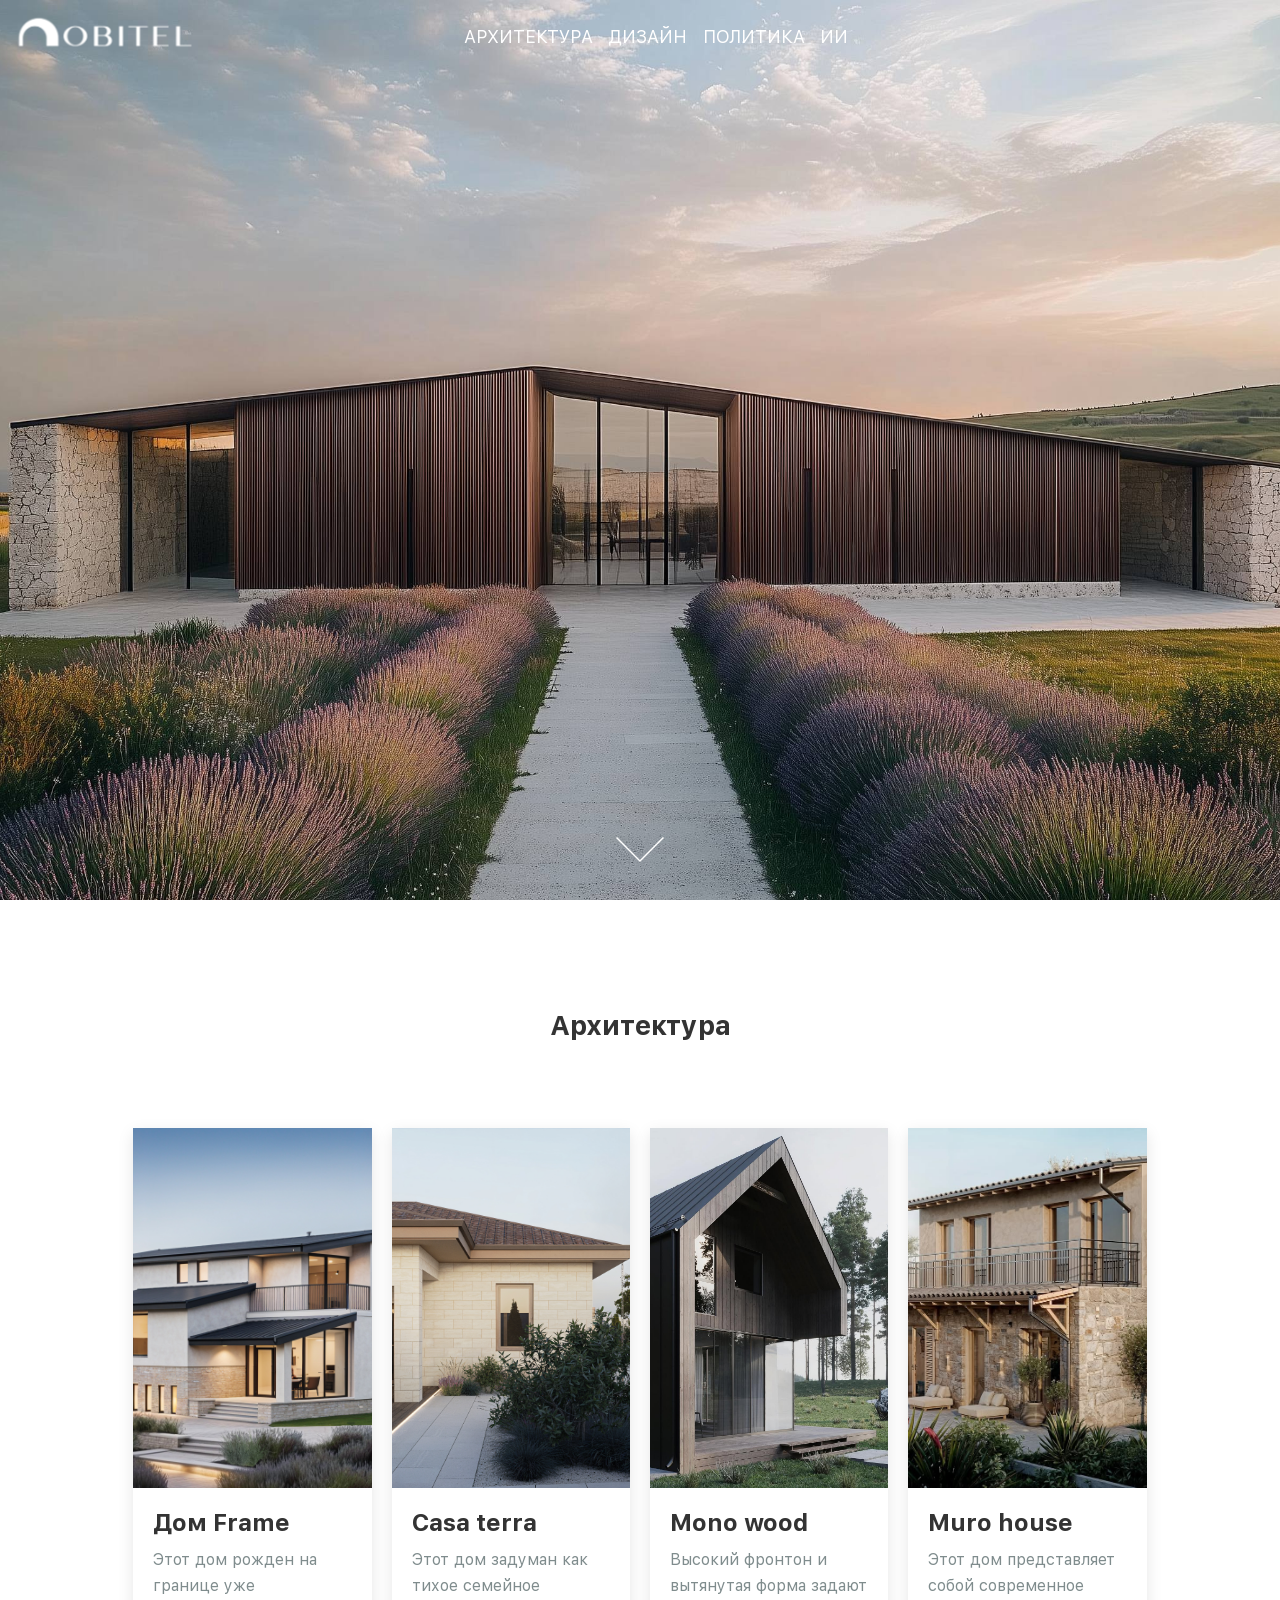
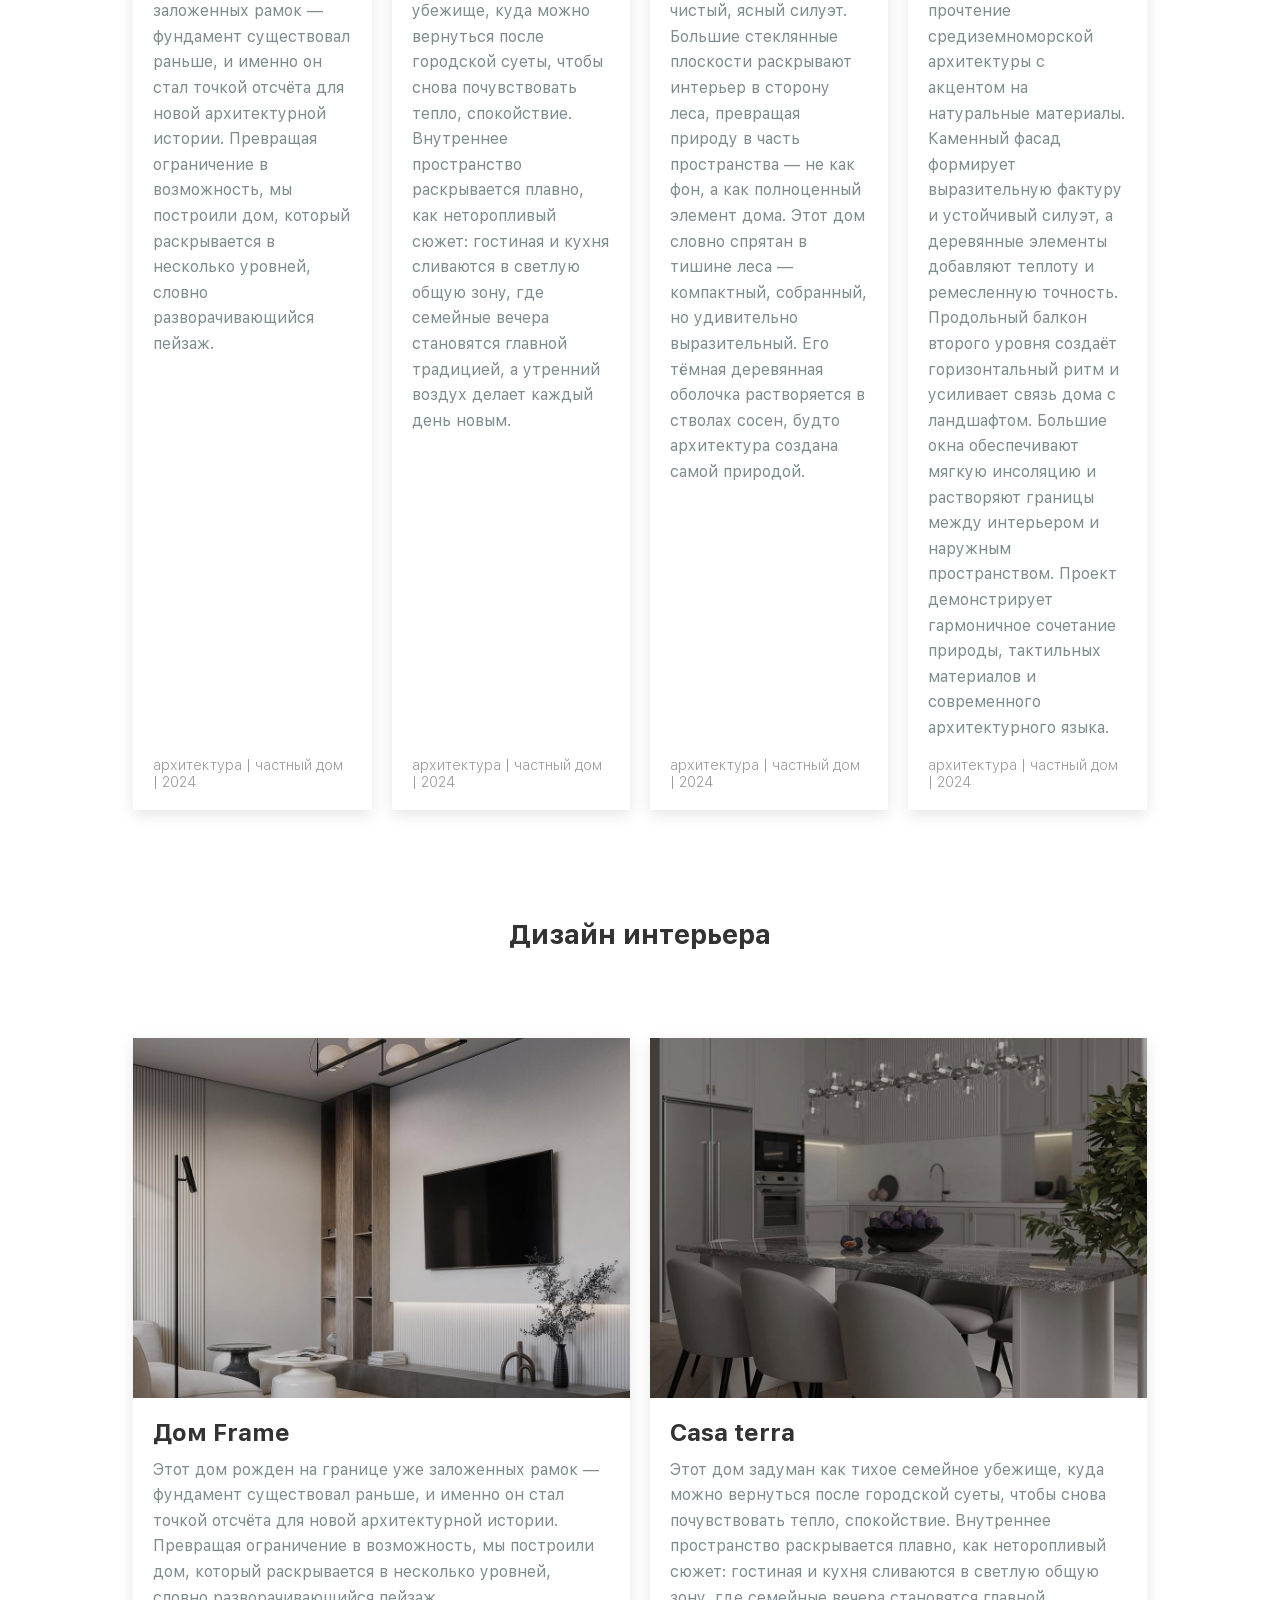
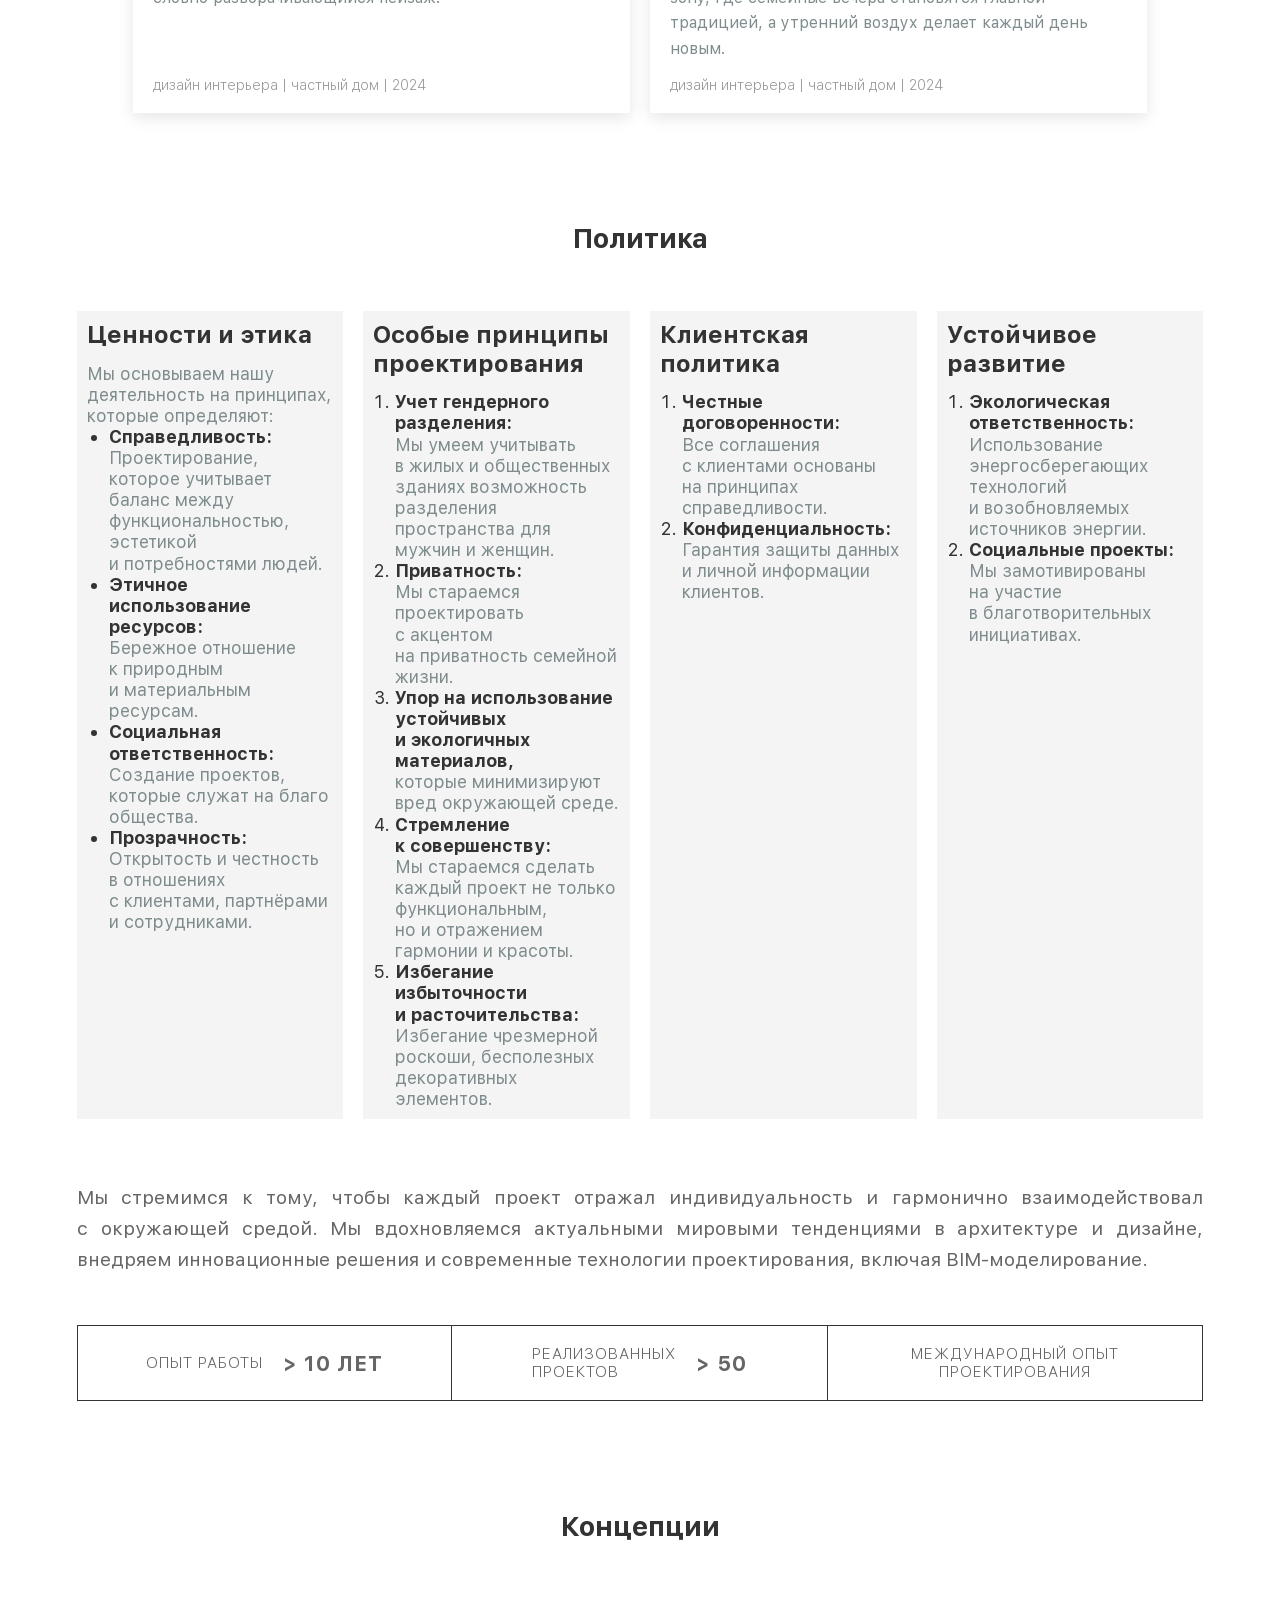
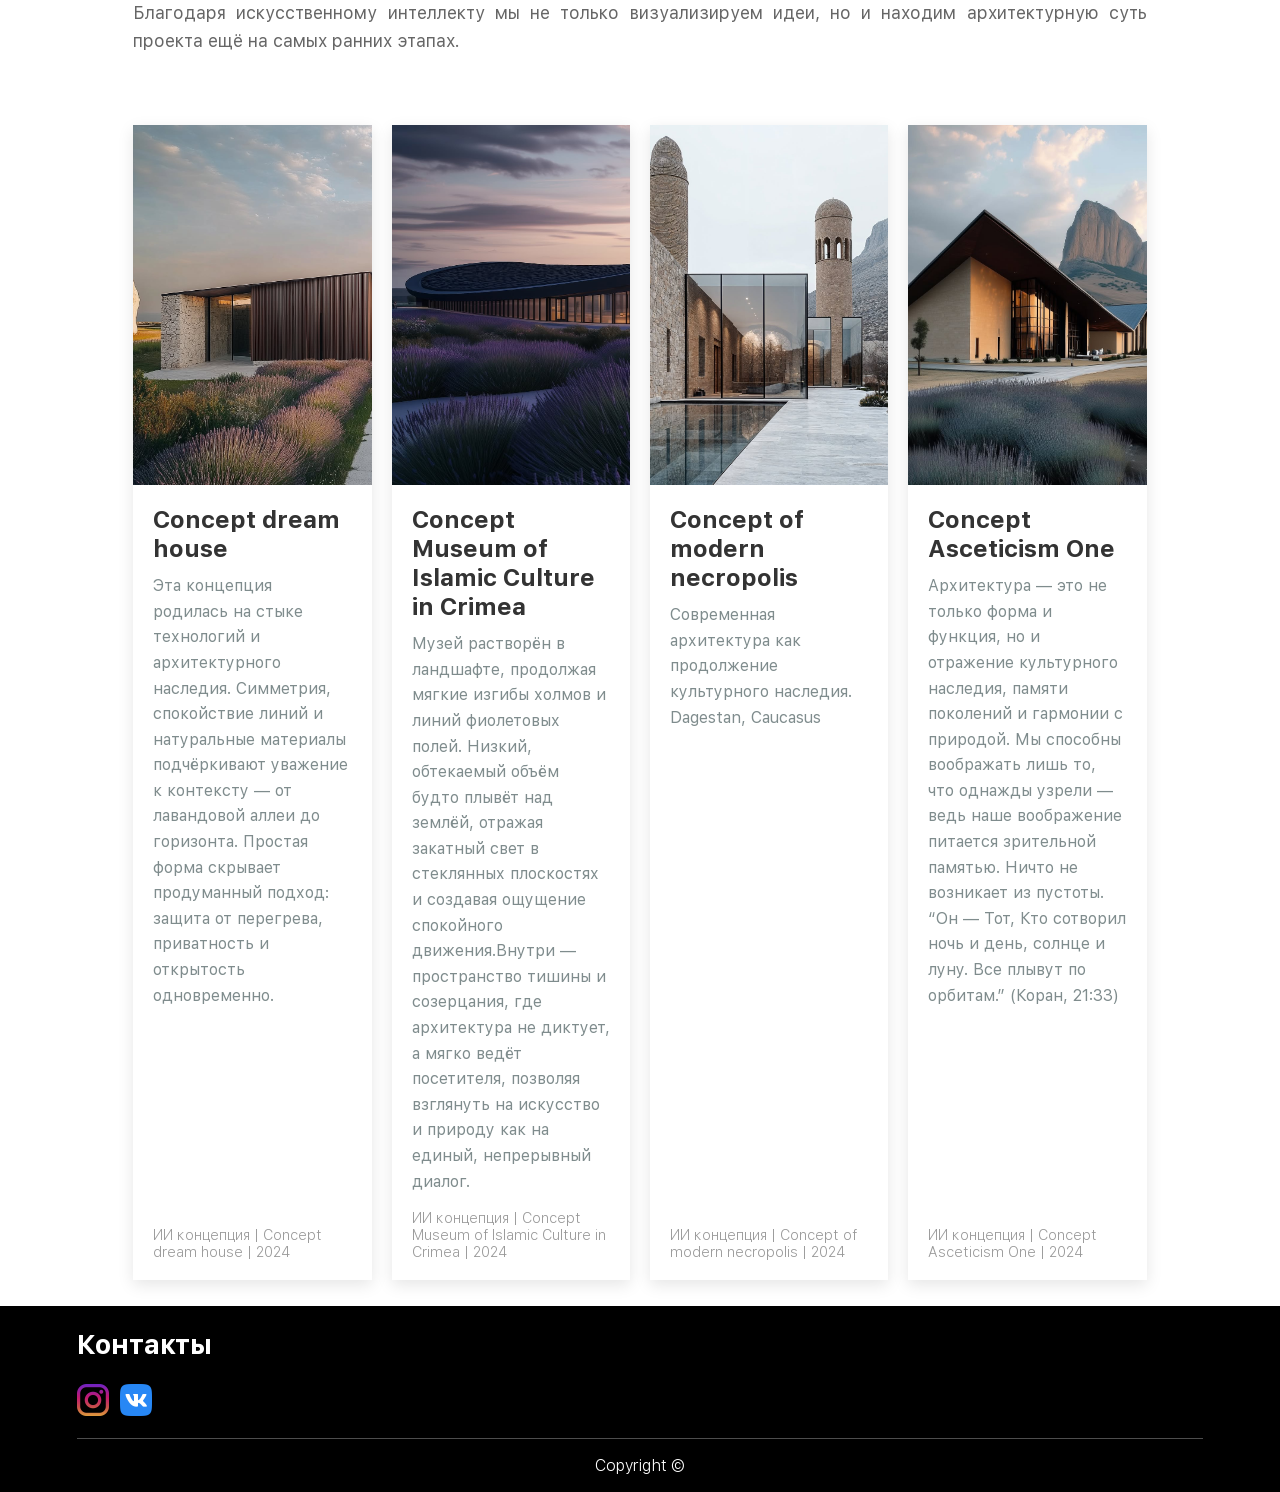
<file: index.html>
<!DOCTYPE html>
<html lang="ru">
<head>
    <meta charset="UTF-8">
    <meta name="viewport" content="width=device-width, initial-scale=1.0">
    <title>Obitel</title>
    <link rel="stylesheet" href="index.css">
</head>
<body>

    <section class="home-container" id="home">
        <div class="top-line">
            <button class="menu-toggle" aria-label="Меню">
                <span class="menu-toggle__line"></span>
                <span class="menu-toggle__line"></span>
                <span class="menu-toggle__line"></span>
            </button>

            <button class="logo" id="logo">
                <img src="assets/logo.png" alt="logo">
            </button>

            <div class="menu-pc">
                <ul>
                    <li><a href="" id="architecture-pc">АРХИТЕКТУРА</a></li>
                    <li><a href="" id="design-pc">ДИЗАЙН</a></li>
                    <li><a href="" id="menu-policy-pc">ПОЛИТИКА</a></li>
                    <li><a href="" id="menu-ii-pc">ИИ</a></li>
                </ul>
            </div>
        </div>
        
        <div class="content">
            <a href="" class="btn">
                <img src="assets/arrow.svg" alt="Scroll down" class="arrow" id="arrowDown">
            </a>
        </div> 
    </section>

    <a href="" class="btn">
        <img class="arrow-back" src="assets/arrow-black.svg" alt="Back to top">
    </a>

    <section class="menu">
        <div class="overlay"></div>
        <ul>
            <li><a href="" id="menu-main">Главная</a></li>
            <li><a href="" id="architecture">Архитектура</a></li>
            <li><a href="" id="design">Дизайн</a></li>
            <li><a href="" id="menu-policy">Политика</a></li>
            <li><a href="" id="menu-ii">ИИ</a></li>
            <li><a href="" id="menu-contacts">Контакты</a></li>
        </ul>
    </section>

    <section class="main-content" id="main">
        <section class="architecture">
            <h1 class="archit-title">Архитектура</h1>
            <div class="cards-container">
                <div class="carousel">
                    <!-- Карточки будут добавляться через JavaScript -->
                </div>
                <button class="carousel-nav-btn carousel-prev">
                    <img class="arrow-left" src="assets/arrow-black.svg" alt="Previous">
                </button>
                <button class="carousel-nav-btn carousel-next">
                    <img class="arrow-right" src="assets/arrow-black.svg" alt="Next">
                </button>
            </div>
        </section>

        <section class="design" id="design-section">
            <h1 class="design-title">Дизайн интерьера</h1>
            <div class="cards-container">
                <div class="carousel">
                    <!-- Карточки будут добавляться через JavaScript -->
                </div>
                <button class="carousel-nav-btn carousel-prev">
                    <img class="arrow-left" src="assets/arrow-black.svg" alt="Previous">
                </button>
                <button class="carousel-nav-btn carousel-next">
                    <img class="arrow-right" src="assets/arrow-black.svg" alt="Next">
                </button>
            </div>
        </section>

        <section class="policy" id="policy">
            <h1 class="policy-title">Политика</h1>
            <div class="grid-container">
                <div>
                    <h2>Ценности и&nbsp;этика</h2>
                    Мы&nbsp;основываем нашу деятельность на&nbsp;принципах, которые определяют:<br>
                    <ul>
                        <li>
                            <strong>Справедливость:</strong><br>
                            Проектирование, которое учитывает баланс между функциональностью, эстетикой и&nbsp;потребностями людей.
                        </li>
                        <li>
                            <strong>Этичное использование ресурсов:</strong><br>
                            Бережное отношение к&nbsp;природным и&nbsp;материальным ресурсам.
                        </li>
                        <li>
                            <strong>Социальная ответственность:</strong><br>
                            Создание проектов, которые служат на&nbsp;благо общества.
                        </li>
                        <li>
                            <strong>Прозрачность:</strong><br>
                            Открытость и&nbsp;честность в&nbsp;отношениях с&nbsp;клиентами, партнёрами и&nbsp;сотрудниками.
                        </li>
                    </ul>
                </div>

                <div>
                    <h2>Особые принципы проектирования</h2>
                    <ol>
                        <li>
                            <strong>Учет гендерного разделения:</strong><br>
                            Мы&nbsp;умеем учитывать в&nbsp;жилых и&nbsp;общественных зданиях возможность разделения пространства для мужчин и&nbsp;женщин.
                        </li>
                        <li>
                            <strong>Приватность:</strong><br>
                            Мы&nbsp;стараемся проектировать с&nbsp;акцентом на&nbsp;приватность семейной жизни.
                        </li>
                        <li>
                            <strong>Упор на&nbsp;использование устойчивых и&nbsp;экологичных материалов,</strong><br>
                            которые минимизируют вред окружающей среде.
                        </li>
                        <li>
                            <strong>Стремление к&nbsp;совершенству:</strong><br>
                            Мы&nbsp;стараемся сделать каждый проект не&nbsp;только функциональным, но&nbsp;и&nbsp;отражением гармонии и&nbsp;красоты.
                        </li>
                        <li>
                            <strong>Избегание избыточности и&nbsp;расточительства:</strong><br>
                            Избегание чрезмерной роскоши, бесполезных декоративных элементов.
                        </li>
                    </ol>
                </div>

                <div>
                    <h2>Клиентская политика</h2>
                    <ol>
                        <li>
                            <strong>Честные договоренности:</strong><br>
                            Все соглашения с&nbsp;клиентами основаны на&nbsp;принципах справедливости.
                        </li>
                        <li>
                            <strong>Конфиденциальность:</strong><br>
                            Гарантия защиты данных и&nbsp;личной информации клиентов.
                        </li>
                    </ol>
                </div>

                <div>
                    <h2>Устойчивое развитие</h2>
                    <ol>
                        <li>
                            <strong>Экологическая ответственность:</strong><br>
                            Использование энергосберегающих технологий и&nbsp;возобновляемых источников энергии.
                        </li>
                        <li>
                            <strong>Социальные проекты:</strong><br>
                            Мы&nbsp;замотивированы на&nbsp;участие в&nbsp;благотворительных инициативах.
                        </li>
                    </ol>
                </div>
            </div>
        </section>

        <section class="about-us" id="about-us">
            <div class="container">
                <p class="about-description">
                    Мы стремимся к&nbsp;тому, чтобы каждый проект отражал индивидуальность и&nbsp;гармонично взаимодействовал
                     с&nbsp;окружающей средой. Мы вдохновляемся актуальными мировыми тенденциями в&nbsp;архитектуре и&nbsp;дизайне, 
                     внедряем инновационные решения и&nbsp;современные технологии проектирования, включая BIM&#8209;моделирование.    
                </p>
                
                <div class="stat-item-1">
                    <div class="stat-text">Опыт работы <span>> 10 лет</span> </div>
                </div>
                
                <div class="stat-item-2">
                    <div class="stat-text">
                        <div class="text-lines">
                            <span>Реализованных</span>
                            <span>проектов</span>
                        </div>
                        <div class="number">> 50</div>
                    </div>
                </div>

                <div class="stat-item-3">
                    <div class="stat-text">Международный опыт проектирования</div>
                </div>
            </div>
        </section>
        
        <section class="II" id="II-section">
            <h1 class="II-title">Концепции</h1>
            <div class="II-description">
                Благодаря искусственному интеллекту мы не только визуализируем идеи, но и находим архитектурную суть проекта ещё на самых ранних этапах.
            </div>
            <div class="cards-container">
                <div class="cards">
                    <!-- Карточки будут добавляться через JavaScript -->
                </div>
                <button class="carousel-nav-btn carousel-prev">
                    <img class="arrow-left" src="assets/arrow-black.svg" alt="Previous">
                </button>
                <button class="carousel-nav-btn carousel-next">
                    <img class="arrow-right" src="assets/arrow-black.svg" alt="Next">
                </button>
            </div>
        </section>
    </section>

    <!-- Модальное окно -->
    <div class="modal-overlay" id="modalOverlay">
        <div class="modal" id="modal">
            <button class="modal-close" id="modalClose">&times;</button>
            <div class="modal-content" id="modalContent">
                <!-- Контент будет заполняться через JavaScript -->
            </div>
        </div>
    </div>

    <script src="home.js"></script>
    <script src="carousel.js"></script>
</body>
<footer>
    <div class="footer-block" id="footer">
        <div class="contact">
            <h1>Контакты</h1>
            <ul class="social-network-list">
                <li class="inst">
                    <a href="https://www.instagram.com">
                        <img src="assets/instagram.png" alt="Instagram icon">
                    </a>
                </li>
                <li class="inst">
                    <a href="https://www.vk.com">
                        <img src="assets/vk.png" alt="VK icon">
                    </a>
                </li>
            </ul>
        </div>
        <div class="copyright">Copyright ©</div>
    </div>
</footer>
</html>
</file>
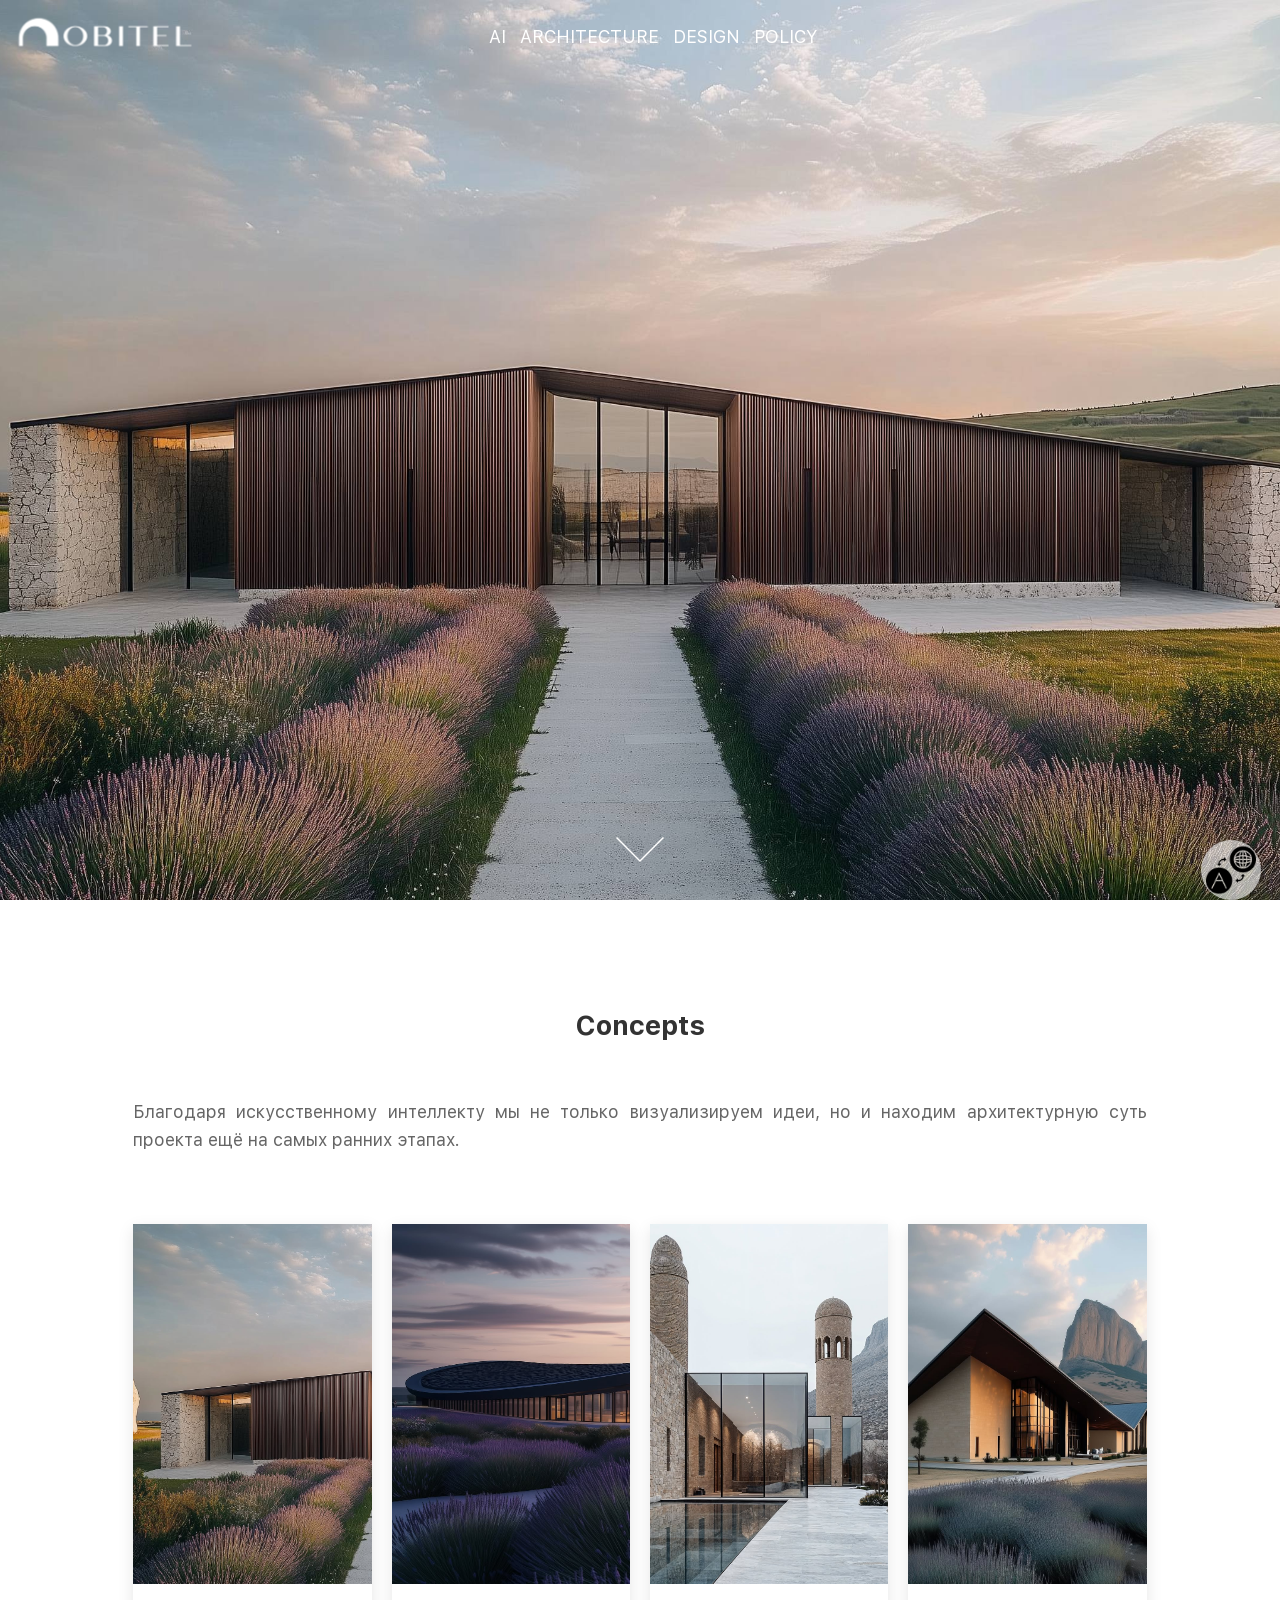
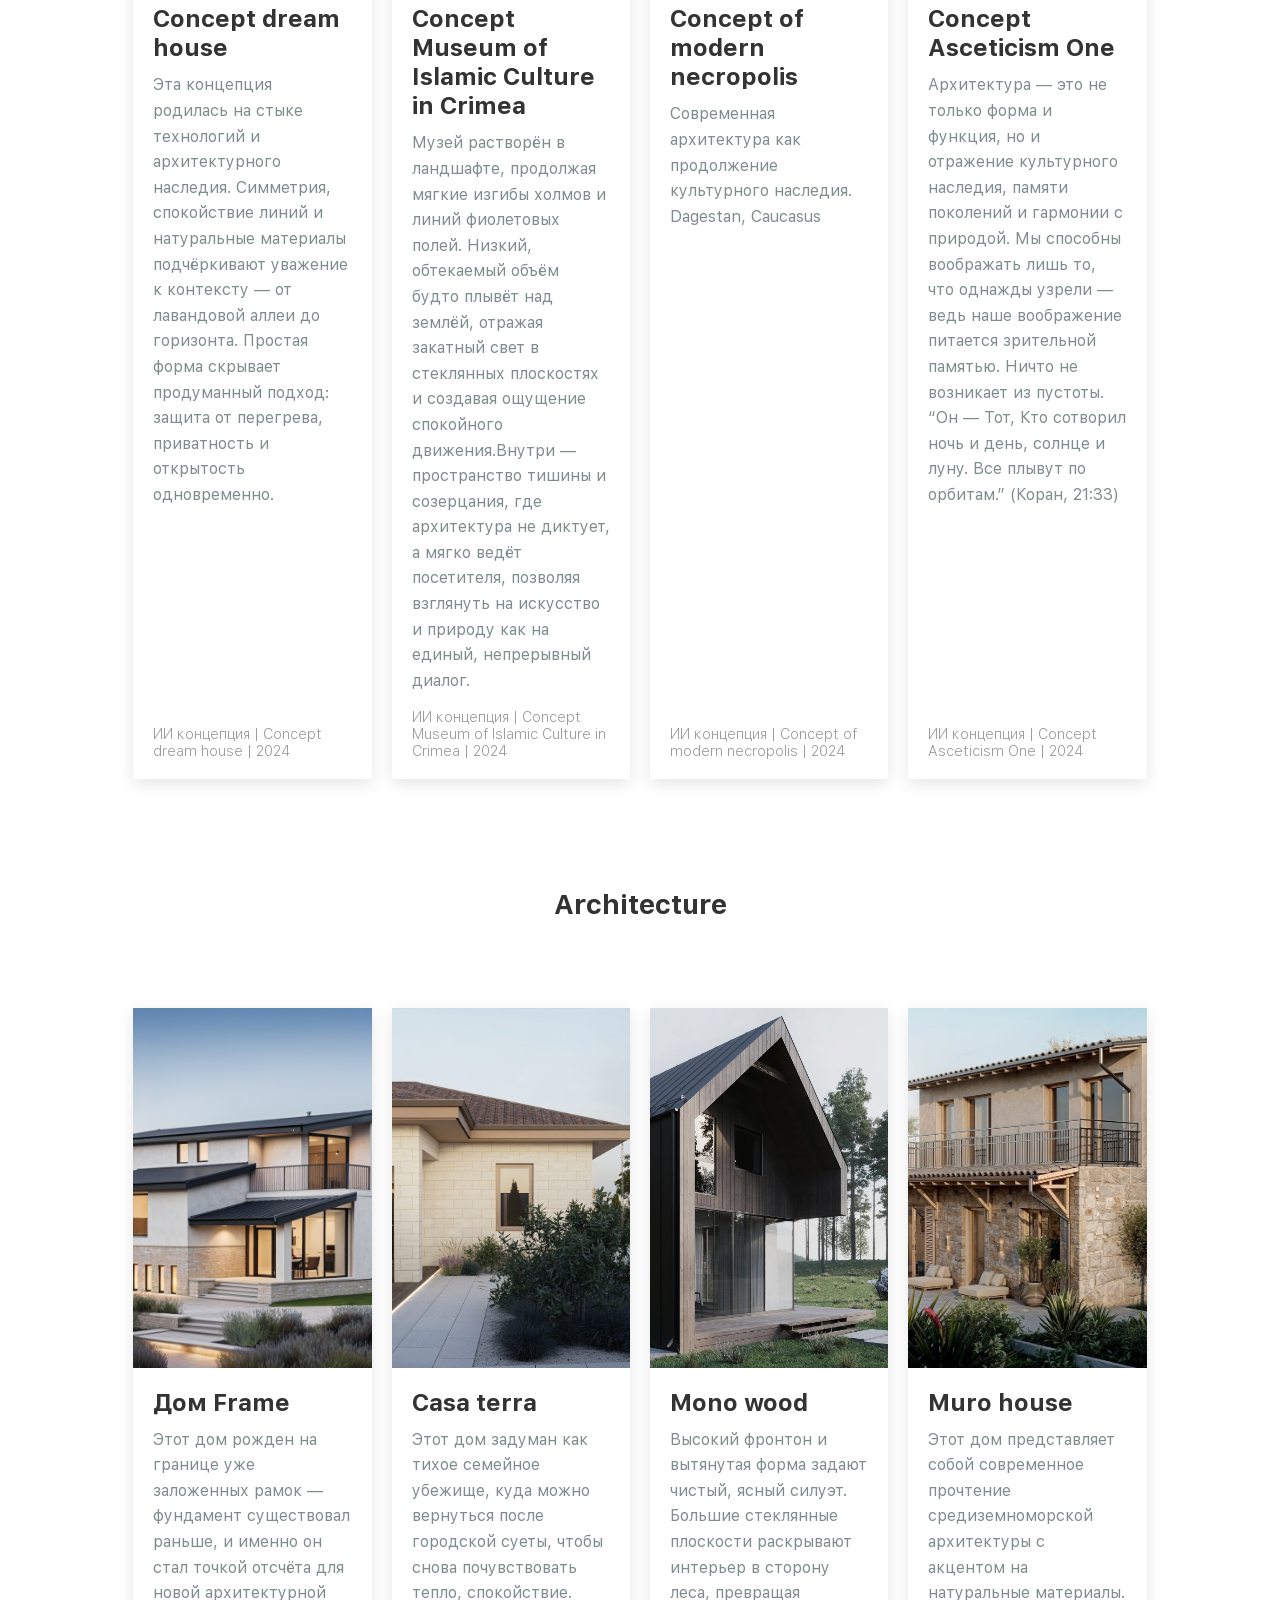
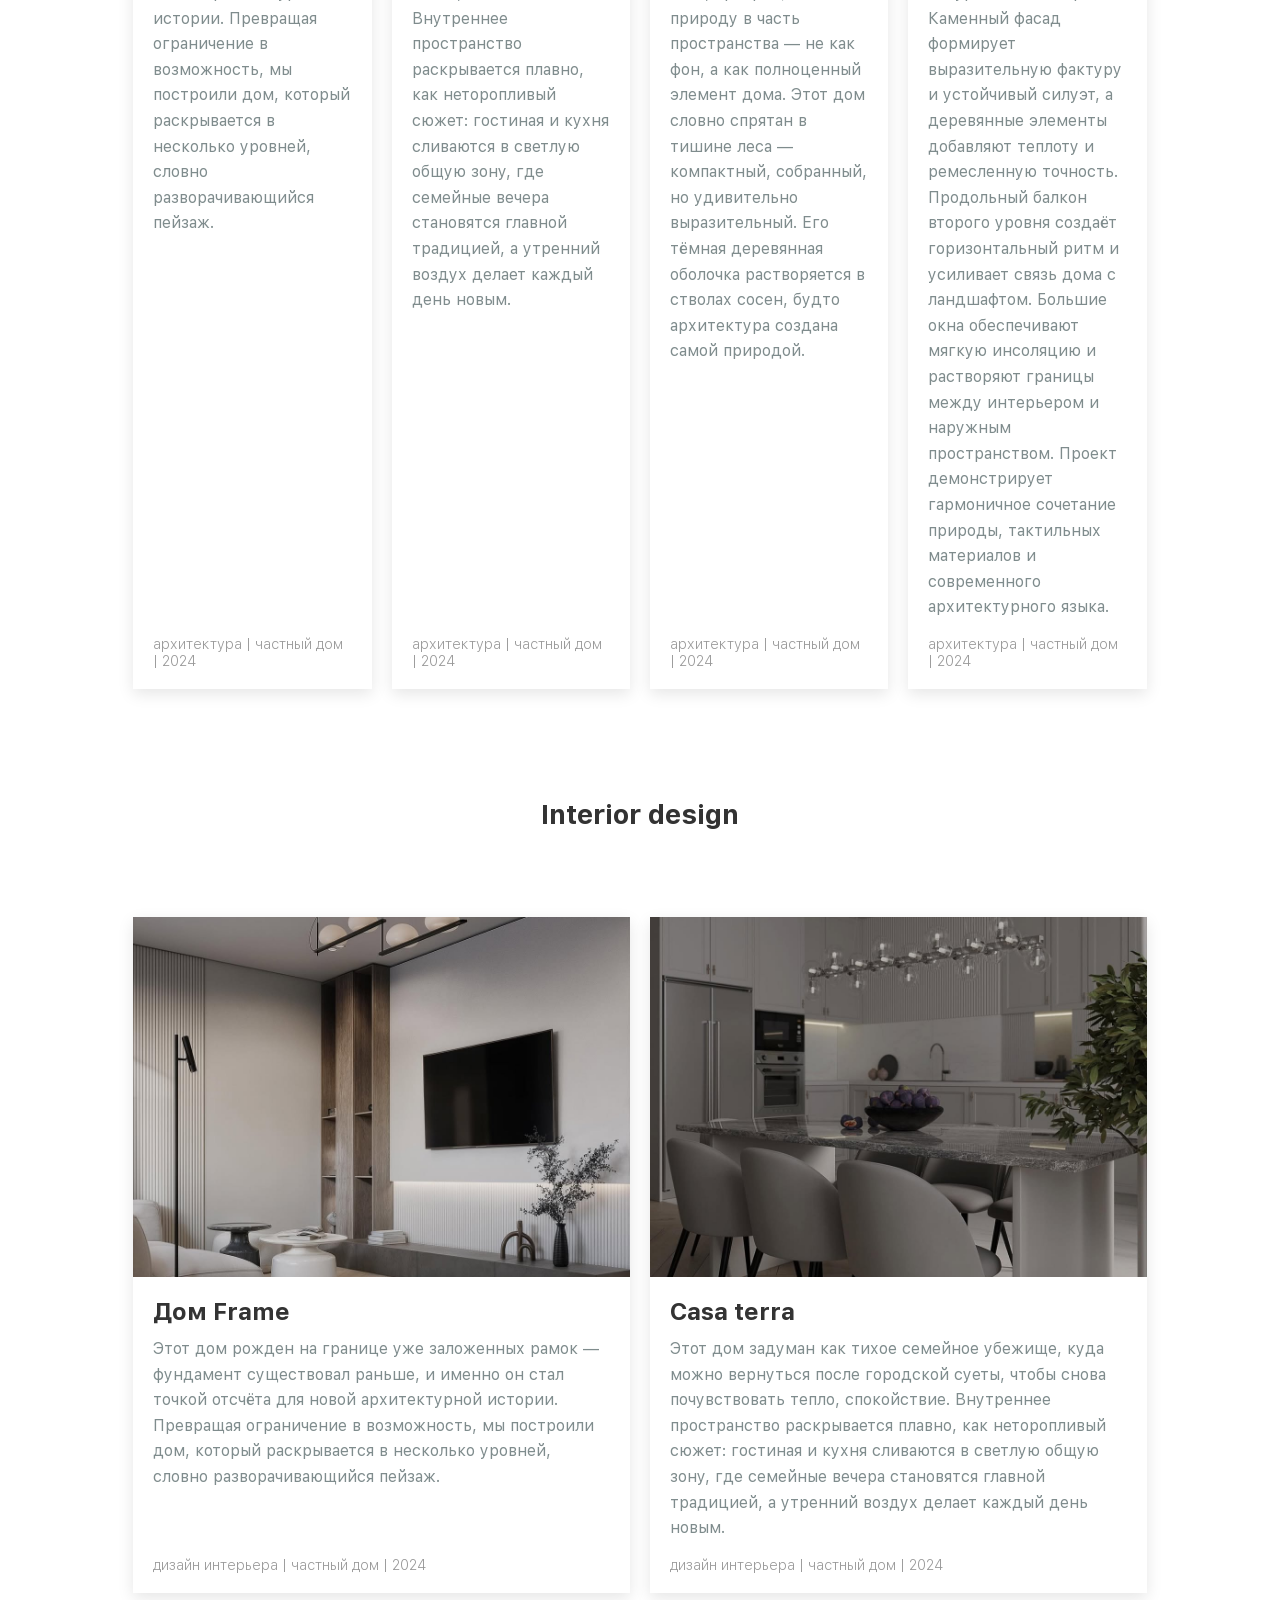
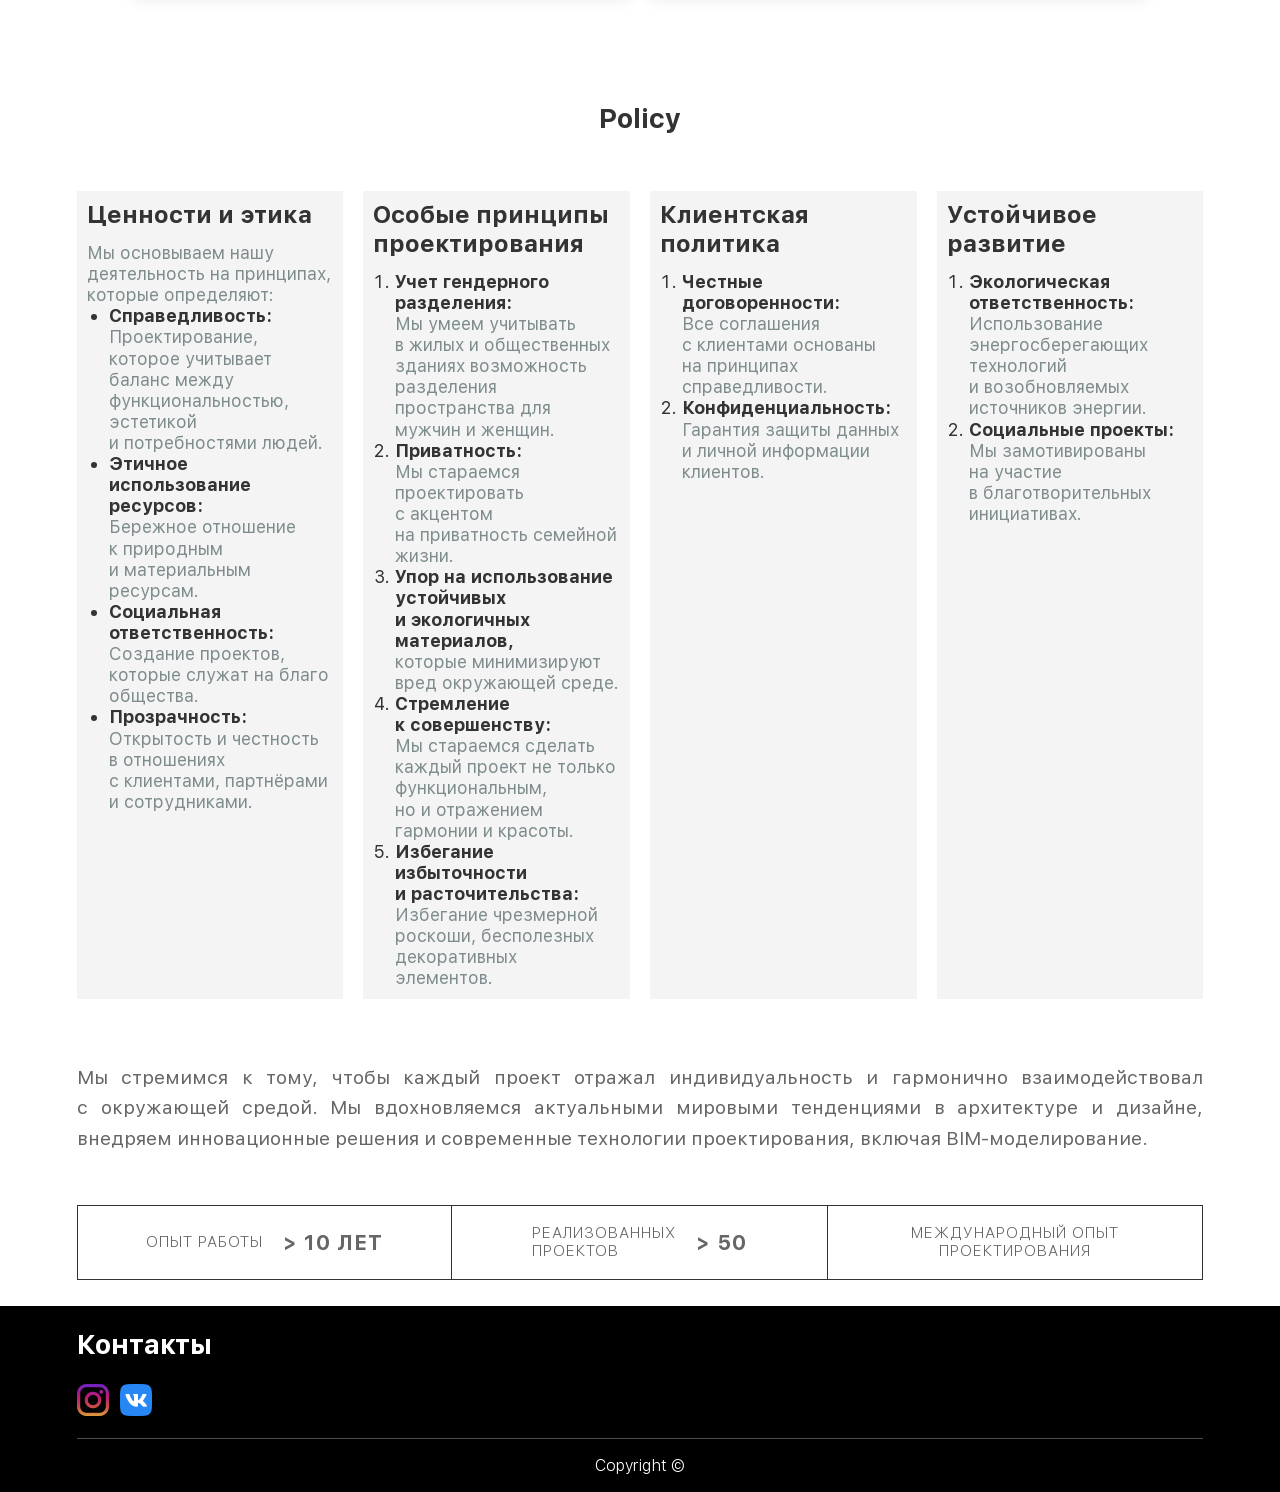
<file: eng.html>
<!DOCTYPE html>
<html lang="ru">
<head>
    <meta charset="UTF-8">
    <meta name="viewport" content="width=device-width, initial-scale=1.0">
    <title>Obitel</title>
    <link rel="shortcut icon" href="assets/mini_logo.png" />
    <link rel="stylesheet" href="index.css">
</head>
<body>

    <section class="home-container" id="home">
        <div class="top-line">
            <button class="menu-toggle" aria-label="Меню">
                <span class="menu-toggle__line"></span>
                <span class="menu-toggle__line"></span>
                <span class="menu-toggle__line"></span>
            </button>

            <button class="logo" id="logo">
                <img src="assets/logo.png" alt="logo">
            </button>

            <div class="menu-pc">
                <ul>
                    <li><a href="" id="menu-ii-pc">AI</a></li>
                    <li><a href="" id="architecture-pc">ARCHITECTURE</a></li>
                    <li><a href="" id="design-pc">DESIGN</a></li>
                    <li><a href="" id="menu-policy-pc">POLICY</a></li>
                </ul>
            </div>
        </div>
        
        <div class="content">
            <a href="" class="btn">
                <img src="assets/arrow.svg" alt="Scroll down" class="arrow" id="arrowDown">
            </a>
        </div> 
    </section>

    <a href="" class="btn">
        <img class="arrow-back" src="assets/arrow-black.svg" alt="Back to top">
    </a>

    <a href="/" class="lang">
        <img class="lang-change" src="assets/lang2.png" alt="Change language">
    </a>

    <section class="menu">
        <div class="overlay"></div>
        <ul>
            <li><a href="" id="menu-main">Main</a></li>
            <li><a href="" id="menu-ii">AI</a></li>
            <li><a href="" id="architecture">Architecture</a></li>
            <li><a href="" id="design">Design</a></li>
            <li><a href="" id="menu-policy">Policy</a></li>
            <li><a href="" id="menu-contacts">Contacts</a></li>
        </ul>
    </section>

    <section class="main-content" id="main">
        <section class="II" id="II-section">
            <h1 class="II-title">Concepts</h1>
            <div class="II-description">
                Благодаря искусственному интеллекту мы не только визуализируем идеи, но и находим архитектурную суть проекта ещё на самых ранних этапах.
            </div>
            <div class="cards-container">
                <div class="cards">
                    <!-- Карточки будут добавляться через JavaScript -->
                </div>
                <button class="carousel-nav-btn carousel-prev">
                    <img class="arrow-left" src="assets/arrow-black.svg" alt="Previous">
                </button>
                <button class="carousel-nav-btn carousel-next">
                    <img class="arrow-right" src="assets/arrow-black.svg" alt="Next">
                </button>
            </div>
        </section>

        <section class="architecture" id="architecture-section">
            <h1 class="archit-title">Architecture</h1>
            <div class="cards-container">
                <div class="carousel">
                    <!-- Карточки будут добавляться через JavaScript -->
                </div>
                <button class="carousel-nav-btn carousel-prev">
                    <img class="arrow-left" src="assets/arrow-black.svg" alt="Previous">
                </button>
                <button class="carousel-nav-btn carousel-next">
                    <img class="arrow-right" src="assets/arrow-black.svg" alt="Next">
                </button>
            </div>
        </section>

        <section class="design" id="design-section">
            <h1 class="design-title">Interior design</h1>
            <div class="cards-container">
                <div class="carousel">
                    <!-- Карточки будут добавляться через JavaScript -->
                </div>
                <button class="carousel-nav-btn carousel-prev">
                    <img class="arrow-left" src="assets/arrow-black.svg" alt="Previous">
                </button>
                <button class="carousel-nav-btn carousel-next">
                    <img class="arrow-right" src="assets/arrow-black.svg" alt="Next">
                </button>
            </div>
        </section>

        <section class="policy" id="policy">
            <h1 class="policy-title">Policy</h1>
            <div class="grid-container">
                <div>
                    <h2>Ценности и&nbsp;этика</h2>
                    Мы&nbsp;основываем нашу деятельность на&nbsp;принципах, которые определяют:<br>
                    <ul>
                        <li>
                            <strong>Справедливость:</strong><br>
                            Проектирование, которое учитывает баланс между функциональностью, эстетикой и&nbsp;потребностями людей.
                        </li>
                        <li>
                            <strong>Этичное использование ресурсов:</strong><br>
                            Бережное отношение к&nbsp;природным и&nbsp;материальным ресурсам.
                        </li>
                        <li>
                            <strong>Социальная ответственность:</strong><br>
                            Создание проектов, которые служат на&nbsp;благо общества.
                        </li>
                        <li>
                            <strong>Прозрачность:</strong><br>
                            Открытость и&nbsp;честность в&nbsp;отношениях с&nbsp;клиентами, партнёрами и&nbsp;сотрудниками.
                        </li>
                    </ul>
                </div>

                <div>
                    <h2>Особые принципы проектирования</h2>
                    <ol>
                        <li>
                            <strong>Учет гендерного разделения:</strong><br>
                            Мы&nbsp;умеем учитывать в&nbsp;жилых и&nbsp;общественных зданиях возможность разделения пространства для мужчин и&nbsp;женщин.
                        </li>
                        <li>
                            <strong>Приватность:</strong><br>
                            Мы&nbsp;стараемся проектировать с&nbsp;акцентом на&nbsp;приватность семейной жизни.
                        </li>
                        <li>
                            <strong>Упор на&nbsp;использование устойчивых и&nbsp;экологичных материалов,</strong><br>
                            которые минимизируют вред окружающей среде.
                        </li>
                        <li>
                            <strong>Стремление к&nbsp;совершенству:</strong><br>
                            Мы&nbsp;стараемся сделать каждый проект не&nbsp;только функциональным, но&nbsp;и&nbsp;отражением гармонии и&nbsp;красоты.
                        </li>
                        <li>
                            <strong>Избегание избыточности и&nbsp;расточительства:</strong><br>
                            Избегание чрезмерной роскоши, бесполезных декоративных элементов.
                        </li>
                    </ol>
                </div>

                <div>
                    <h2>Клиентская политика</h2>
                    <ol>
                        <li>
                            <strong>Честные договоренности:</strong><br>
                            Все соглашения с&nbsp;клиентами основаны на&nbsp;принципах справедливости.
                        </li>
                        <li>
                            <strong>Конфиденциальность:</strong><br>
                            Гарантия защиты данных и&nbsp;личной информации клиентов.
                        </li>
                    </ol>
                </div>

                <div>
                    <h2>Устойчивое развитие</h2>
                    <ol>
                        <li>
                            <strong>Экологическая ответственность:</strong><br>
                            Использование энергосберегающих технологий и&nbsp;возобновляемых источников энергии.
                        </li>
                        <li>
                            <strong>Социальные проекты:</strong><br>
                            Мы&nbsp;замотивированы на&nbsp;участие в&nbsp;благотворительных инициативах.
                        </li>
                    </ol>
                </div>
            </div>
        </section>

        <section class="about-us" id="about-us">
            <div class="container">
                <p class="about-description">
                    Мы стремимся к&nbsp;тому, чтобы каждый проект отражал индивидуальность и&nbsp;гармонично взаимодействовал
                     с&nbsp;окружающей средой. Мы вдохновляемся актуальными мировыми тенденциями в&nbsp;архитектуре и&nbsp;дизайне, 
                     внедряем инновационные решения и&nbsp;современные технологии проектирования, включая BIM&#8209;моделирование.    
                </p>
                
                <div class="stat-item-1">
                    <div class="stat-text">Опыт работы <span>> 10 лет</span> </div>
                </div>
                
                <div class="stat-item-2">
                    <div class="stat-text">
                        <div class="text-lines">
                            <span>Реализованных</span>
                            <span>проектов</span>
                        </div>
                        <div class="number">> 50</div>
                    </div>
                </div>

                <div class="stat-item-3">
                    <div class="stat-text">Международный опыт проектирования</div>
                </div>
            </div>
        </section>
    </section>

    <!-- Модальное окно -->
    <div class="modal-overlay" id="modalOverlay">
        <div class="modal" id="modal">
            <button class="modal-close" id="modalClose">&times;</button>
            <div class="modal-content" id="modalContent">
                <!-- Контент будет заполняться через JavaScript -->
            </div>
        </div>
    </div>

    <script src="home.js"></script>
    <script src="carousel.js"></script>
</body>
<footer>
    <div class="footer-block" id="footer">
        <div class="contact">
            <h1>Контакты</h1>
            <ul class="social-network-list">
                <li class="inst">
                    <a href="https://www.instagram.com">
                        <img src="assets/instagram.png" alt="Instagram icon">
                    </a>
                </li>
                <li class="inst">
                    <a href="https://www.vk.com">
                        <img src="assets/vk.png" alt="VK icon">
                    </a>
                </li>
            </ul>
        </div>
        <div class="copyright">Copyright ©</div>
    </div>
</footer>
</html>
</file>
<file: index.css>
@import "footer.css";
@import "about-us.css";
@import "menu.css";
@import "architecture.css";
@import "policy.css";
@import "modal.css";
@import "II.css";
@import "grid-carousel.css";

@font-face {
    font-family: "SFPro";
    src: url("assets/font/SFProText-Bold.ttf") format("truetype");
    font-weight: 700;
    font-display: swap; /* Improves performance */
}

@font-face {
    font-family: "SFPro";
    src: url("assets/font/SFProText-Light.ttf") format("truetype");
    font-weight: 300;
    font-display: swap;
}

@font-face {
    font-family: "SFPro";
    src: url("assets/font/SFProText-Regular.ttf") format("truetype");
    font-weight: 400;
    font-display: swap;
}

* {
    margin: 0;
    padding: 0;
    box-sizing: border-box;
    font-family: 'SFPro', sans-serif;
}
 a{
    text-decoration: none;
    color: white;
}

body {
    overflow-x: hidden;
}

/* .video-container {
    position: relative;
    min-height: 600px;
    height: 100vh;
    width: 100%;
    overflow: hidden;
}

.video-background {
    position: absolute;
    top: 0;
    left: 0;
    width: 100%;
    height: 100%;
    object-fit: cover;
    z-index: -1;
}

.overlay {
    position: absolute;
    top: 0;
    left: 0;
    width: 100%;
    height: 100%;
    background: rgba(0, 0, 0, 0.2);
    z-index: 0;
} */

.home-container{
    position: relative;
    height: 100vh;
    width: 100%;
    overflow: hidden;
    background-image: url(assets/main-bg.jpg);
    background-size: cover; 
    background-position: center;
    margin-bottom: 4%;
}

.top-line{
    position: fixed;
    top: 0;
    left: 0;
    width: 100%;
    height: 8%;
    transition: background-color 0.3s ease;
    z-index: 3;
}

.top-line.active{
    background-color: rgba(0, 0, 0);
}


.logo{
    position: fixed;
    top: 1.1%;
    left: 1%;
    width: 180px;
    height: 47px;
    background: none;
    border: none;
    cursor: pointer;
    transform: scale(.9);

}

.logo img {
    width: 100%; 
    height: 100%; 
    object-fit: contain; 
    scale: 1.5;
}

.menu-pc{
    position: fixed;
    top: 2.9%;
    left: 50%; 
    transform: translateX(-50%); 
    width: auto;
    white-space: nowrap;
}

.menu-pc ul{
    display: inline;
    list-style: none;
    color: white;
    font-size: 1.1rem;
}

.menu-pc ul li{
    display: inline-block;
    margin-right: 3%;
}


.arrow{
    position: absolute;
    left: 50%;
    bottom: 0;
    width: 48px;
    height: 102px;
    -o-object-fit: contain;
    object-fit: contain;
    -o-object-position: center;
    object-position: center;
    margin-left: -24px;
    animation: animation-arrow 1s forwards infinite;
}

.arrow-back {
    position: fixed;
    left: 2.3%;
    bottom: 0;
    width: 48px;
    height: 102px;
    object-fit: contain;
    object-position: center;
    margin-left: -24px;
    transform: scale(-.85);
    visibility: hidden; /* По умолчанию скрыта */

}
.lang{
    position: fixed;
    right: 1.5%;
    bottom: 0;
    width: 60px;
    height: 60px;
    display: inline-flex;
    justify-content: center;
    align-items: center;
    background-color: rgba(255, 255, 255, 0.6);;
    border-radius: 50%;
}

.lang.active{
    .lang{
    position: fixed;
    right: 1.5%;
    bottom: 0;
    width: 60px;
    height: 60px;
    display: inline-flex;
    justify-content: center;
    align-items: center
}
}

.lang-change{
    width: 50px;
    height: 50px;
}

.arrow-back.active {
    visibility: visible;/* Показываем только когда активна */
}

.arrow-back:hover{
    animation: animation-arrow 1s forwards infinite;
}


@keyframes animation-arrow{
    66% {
    padding-top: 16px;
    }

    100%{
        padding-top: 0;
    }
}

@media (max-width: 768px) {
    .logo {
        scale: 0.7;
        top: .2%;
        left: .2%;
        margin-bottom: 20px;
    }

    h1 {
        font-size: 2rem;
        margin-bottom: 20px;
        max-width: 800px;
    }

    p {
        font-size: .7rem;
        margin-bottom: 30px;
        max-width: 600px;
        line-height: 1.6;
    }
    .arrow-back {
        scale: 0.7;
        left: 6%;
        width: 40px;
        height: 85px;
    }

    .arrow{
        width: 40px;
        height: 85px;
        bottom: 3%;
    }

    .menu-pc{
        visibility: hidden;
    }

    .top-line{
        height: 6%;
    }
}
</file>
